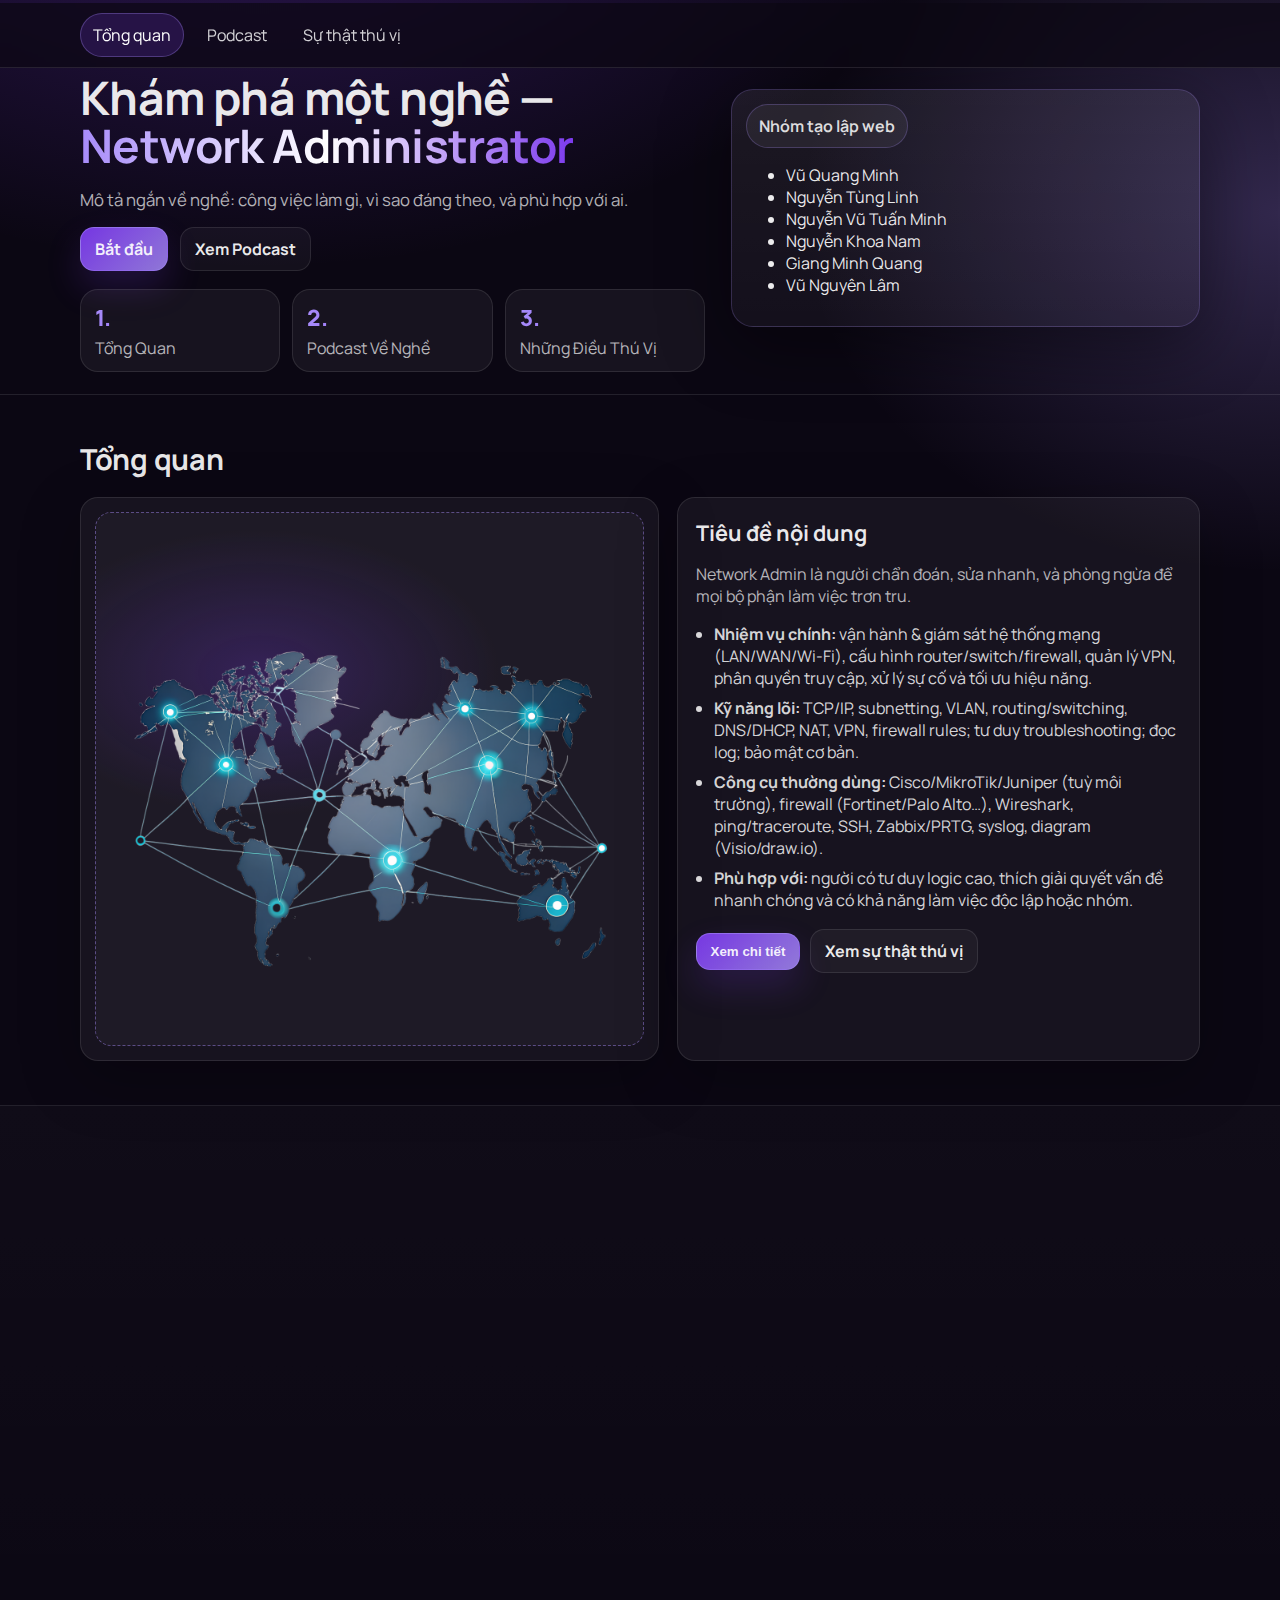
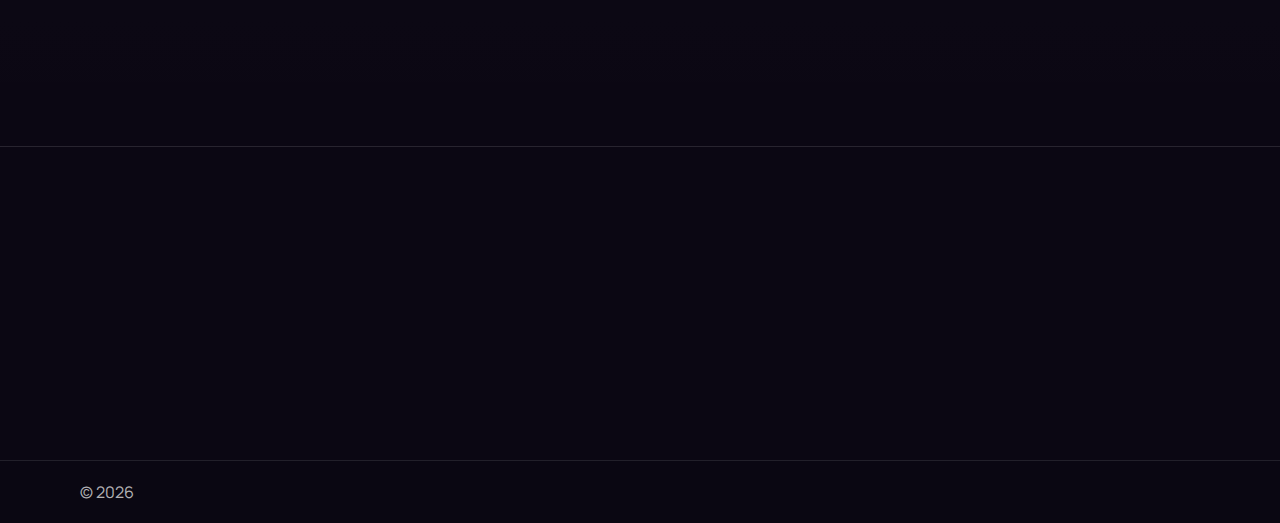
<file: index.html>
<!doctype html>
<html lang="vi">
<head>
  <meta charset="utf-8" />
  <meta name="viewport" content="width=device-width,initial-scale=1" />
  <title>Career</title>
  <meta name="description" content="Website giới thiệu nghề nghiệp — giao diện tím hiện đại, mượt và tương tác." />
  <link rel="preconnect" href="https://fonts.googleapis.com">
  <link rel="preconnect" href="https://fonts.gstatic.com" crossorigin>
  <link href="https://fonts.googleapis.com/css2?family=Manrope:wght@400;600;700;800&display=swap" rel="stylesheet">
  <link rel="stylesheet" href="style.css" />
</head>

<body>
  <!-- Scroll progress -->
  <div class="scroll-progress" aria-hidden="true">
    <div class="scroll-progress__bar" id="progressBar"></div>

  <!-- Menu -->
  <nav class="nav" id="siteNav" aria-label="Điều hướng">
    <div class="container nav__inner">
      <a class="nav__link is-active" href="#tongquan">Tổng quan</a>
      <a class="nav__link" href="#podcast">Podcast</a>
      <a class="nav__link" href="#su-that">Sự thật thú vị</a>
    </div>
  </nav>

  </div>

  <!-- Hero / Banner -->
  <section class="hero" id="home">
    <div class="container hero__inner">
      <div class="hero__copy" data-reveal>
        <h1 class="hero__title">
          Khám phá một nghề — <span class="grad">Network Administrator</span>
        </h1>
        <p class="hero__desc">
          Mô tả ngắn về nghề: công việc làm gì, vì sao đáng theo, và phù hợp với ai.
        </p>

        <div class="hero__actions">
          <a class="btn btn--primary" href="#tongquan">Bắt đầu</a>
          <a class="btn btn--ghost" href="#podcast">Xem Podcast</a>
        </div>

        <div class="hero__stats" data-reveal>
          <div class="stat">
            <div class="stat__num">1.</div>
            <div class="stat__label">Tổng Quan</div>
          </div>
          <div class="stat">
            <div class="stat__num">2.</div>
            <div class="stat__label">Podcast Về Nghề</div>
          </div>
          <div class="stat">
            <div class="stat__num">3.</div>
            <div class="stat__label">Những Điều Thú Vị</div>
          </div>
        </div>
      </div>

      <!-- Danh sách thành viên tạo lập web (bạn có thể tự sửa tên) -->
      <aside class="hero__media" data-reveal>
        <div class="media-card hero-team">
          <div class="hero-team__head">
            <div>
              <div class="pill">Nhóm tạo lập web</div>
            </div>
          </div>

          <ul class="team-list team-list--simple" aria-label="Danh sách thành viên tạo lập web">
            <li class="team-simple-item">Vũ Quang Minh</li>
            <li class="team-simple-item">Nguyễn Tùng Linh</li>
            <li class="team-simple-item">Nguyễn Vũ Tuấn Minh</li>
            <li class="team-simple-item">Nguyễn Khoa Nam</li>
            <li class="team-simple-item">Giang Minh Quang</li>
            <li class="team-simple-item">Vũ Nguyên Lâm</li>
          </ul>
        </div>
      </aside>
    </div>
  </section>
  <main>
    <!-- Tổng quan -->
    <section class="section" id="tongquan">
      <div class="container">
        <div class="section__head" data-reveal>
          <h2 class="section__title">Tổng quan</h2>
        </div>

        <div class="overview">
          <div class="overview__media card" data-reveal>
            <!-- Bạn tự thay ảnh ở đây -->
            <div class="placeholder placeholder--tall"> 
              <img src="anhtq.png" alt="ABCDXYZ" style="
                  width: 500px;
                  height: 500px;
              ">
            </div>
          </div>

          <div class="overview__content card" data-reveal>
            <h3 class="h3">Tiêu đề nội dung</h3>
            <p class="muted">
              Network Admin là người chẩn đoán, sửa nhanh, và phòng ngừa để mọi bộ phận làm việc trơn tru.
            </p>

            <ul class="bullets">
              <li><b>Nhiệm vụ chính:</b> vận hành & giám sát hệ thống mạng (LAN/WAN/Wi-Fi), cấu hình router/switch/firewall, quản lý VPN, phân quyền truy cập, xử lý sự cố và tối ưu hiệu năng.</li>
              <li><b>Kỹ năng lõi:</b> TCP/IP, subnetting, VLAN, routing/switching, DNS/DHCP, NAT, VPN, firewall rules; tư duy troubleshooting; đọc log; bảo mật cơ bản.</li>
              <li><b>Công cụ thường dùng:</b> Cisco/MikroTik/Juniper (tuỳ môi trường), firewall (Fortinet/Palo Alto…), Wireshark, ping/traceroute, SSH, Zabbix/PRTG, syslog, diagram (Visio/draw.io).</li>
              <li><b>Phù hợp với:</b> người có tư duy logic cao, thích giải quyết vấn đề nhanh chóng và có khả năng làm việc độc lập hoặc nhóm.</li>
            </ul>

            <div class="actions">
              <button class="btn btn--primary" id="openDetail">Xem chi tiết</button>
              <a class="btn btn--ghost" href="#su-that">Xem sự thật thú vị</a>
            </div>
          </div>
        </div>
      </div>
    </section>

    <!-- Podcast -->
    <section class="section section--alt" id="podcast">
      <div class="container">
        <div class="section__head" data-reveal>
          <h2 class="section__title">Podcast</h2>
        </div>

        <div class="podcast-grid">
          <article class="pod card" data-reveal>
            <div class="pod__cover">
              <img src="podcast1.png" alt="podcast1" style="width: 340px;">
            </div>
            <div class="pod__body">
              <h3 class="pod__title">Tập 01 — Mô tả ngắn</h3>
              <p class="muted">HỌ LÀ AI & LÀM GÌ MỖI NGÀY?</p>

              <!-- Bạn tự thay src audio -->
              <audio class="pod__audio" controls src="HOLAAI.mp3"></audio>
            </div>
          </article>

          <article class="pod card" data-reveal>
            <div class="pod__cover">
              <div class="placeholder">
                <img src="podcast2.jpg" alt="podcast2" style="width: 250px;">
              </div>
            </div>
            <div class="pod__body">
              <h3 class="pod__title">Tập 02 — Mô tả ngắn</h3>
              <p class="muted">NETWORK ADMINISTRATOR CÓ CẦN GIỎI TOÁN KHÔNG?</p>
               <audio class="pod__audio" controls src="COCANGIOITOAN.mp3"></audio>
            </div>
          </article>

          <article class="pod card" data-reveal>
            <div class="pod__cover">
              <div class="placeholder">
                <img src="podcast3.png" alt="podcast3" style="width: 250px;">
              </div>
            </div>
            <div class="pod__body">
              <h3 class="pod__title">Tập 03 — Mô tả ngắn</h3>
              <p class="muted">NETWORK ADMINISTRATOR CÓ CẦN BIẾT LẬP TRÌNH KHÔNG?</p>
              <audio class="pod__audio" controls src="COCANGIOILAPTRINH.mp3"></audio>
            </div>
          </article>
        </div>

      </div>
    </section>

    <!-- Những sự thật thú vị -->
    <section class="section" id="su-that">
      <div class="container">
        <div class="section__head" data-reveal>
          <h2 class="section__title">Những sự thật thú vị về nghề</h2>
        </div>

        <div class="accordion card" data-reveal>
  <!-- 1 -->
  <button class="acc__btn" aria-expanded="false">
    <span>1) Một ngày điển hình trong nghề này diễn ra thế nào?</span>
    <span class="acc__icon" aria-hidden="true"></span>
  </button>
  <div class="acc__panel" role="region">
    <p class="muted">
      Một ngày của Network Admin thường xoay quanh 3 việc: <b>giám sát</b> – <b>xử lý sự cố</b> – <b>tối ưu & phòng ngừa</b>.
    </p>
    <ul class="bullets">
      <li><b>Sáng:</b> mở dashboard monitoring (Zabbix/PRTG), kiểm tra cảnh báo (mất link, latency, packet loss), xem ticket tồn.</li>
      <li><b>Trong ngày:</b> xử lý yêu cầu: cấp VPN cho nhân sự mới, thêm VLAN/SSID, chỉnh firewall rule, mở port theo policy.</li>
      <li><b>Khi có sự cố:</b> khoanh vùng nhanh (DNS/DHCP/VLAN/route/firewall) → test có kiểm soát → khôi phục dịch vụ trước.</li>
      <li><b>Cuối ngày:</b> backup cấu hình thiết bị, cập nhật sơ đồ mạng, ghi change-log, lên kế hoạch bảo trì/firmware.</li>
    </ul>
    <div class="callout">
      <b>Nguyên tắc vàng:</b> ưu tiên “khôi phục dịch vụ” trước, sau đó mới “đào sâu root cause” để tránh tái diễn.
    </div>
  </div>

  <!-- 2 -->
  <button class="acc__btn" aria-expanded="false">
    <span>2) Kỹ năng quan trọng nhất là gì?</span>
    <span class="acc__icon" aria-hidden="true"></span>
  </button>
  <div class="acc__panel" role="region">
    <p class="muted">
      Không chỉ là cấu hình thiết bị — thứ giúp bạn “lên trình” nhanh nhất là <b>tư duy troubleshooting</b> + nền <b>TCP/IP</b>.
    </p>
    <ul class="bullets">
      <li><b>Tư duy khoanh vùng lỗi:</b> phân lớp (L1–L7), loại trừ dần, kiểm chứng bằng dữ liệu (log/packet/metrics).</li>
      <li><b>TCP/IP & Subnetting:</b> IP, gateway, subnet mask, route table — sai 1 ly là “mất mạng” cả vùng.</li>
      <li><b>Switching:</b> VLAN/trunk, STP, loop prevention (đây là lỗi “kinh điển” trong thực tế).</li>
      <li><b>DNS/DHCP:</b> “mạng vẫn lên” nhưng không vào được web rất hay do DNS; máy không lấy IP do DHCP/lease.</li>
      <li><b>Firewall/VPN:</b> đọc hiểu policy, rule order, NAT; biết set VPN remote access và phân quyền đúng.</li>
      <li><b>Documentation:</b> vẽ sơ đồ mạng, ghi change-log, checklist vận hành — càng làm càng đỡ lỗi.</li>
    </ul>
    <div class="callout">
      <b>Mẹo học nhanh:</b> mỗi lần gặp lỗi, ghi “Triệu chứng → Giả thuyết → Test → Kết luận → Fix” thành 1 case study.
    </div>
  </div>

  <!-- 3 (ĐÃ THAY NỘI DUNG) -->
  <button class="acc__btn" aria-expanded="false">
    <span>3) Những lỗi “kinh điển” và cách xử lý nhanh?</span>
    <span class="acc__icon" aria-hidden="true"></span>
  </button>
  <div class="acc__panel" role="region">
    <p class="muted">
      Dưới đây là các tình huống rất hay gặp. Điểm quan trọng: <b>xác định lớp nào đang lỗi</b> rồi mới ra tay.
    </p>
    <ul class="bullets">
      <li><b>Máy “không có mạng” (No Internet):</b> kiểm tra IP nhận được chưa (DHCP), gateway đúng không, ping gateway → ping 8.8.8.8 → ping domain.</li>
      <li><b>Vào được IP nhưng không vào web:</b> khả năng cao do <b>DNS</b> → đổi DNS/test nslookup/dig, kiểm tra DNS policy/firewall.</li>
      <li><b>Wi-Fi chập chờn:</b> xem RSSI/kênh bị nhiễu, roaming; kiểm tra số client/AP, đổi channel/band steering (nếu có).</li>
      <li><b>Mạng “đang nhanh tự nhiên lag”:</b> check interface utilization, lỗi duplex, broadcast storm, loop switch (STP), top talkers.</li>
      <li><b>Một phòng ban không truy cập được tài nguyên:</b> thường do VLAN/ACL/firewall rule → kiểm tra tagging trunk, rule order, route giữa VLAN.</li>
      <li><b>VPN vào được nhưng không truy cập nội bộ:</b> kiểm tra split-tunnel/full-tunnel, route push, policy từ VPN zone vào LAN.</li>
    </ul>
    <div class="callout">
      <b>Checklist 60 giây:</b> Link/đèn cổng → IP/DHCP → Gateway → DNS → Route → Firewall/ACL → Packet capture (Wireshark).
    </div>
  </div>
</div>
        </div>
      </div>
    </section>

    
  </main>

  <footer class="footer">
    <div class="container footer__inner">
      <span>© <span id="year"></span></span>
      <span class="footer__right"></span>
    </div>
  </footer>

  <!-- Modal: Xem chi tiết -->
  <div class="modal" id="detailModal" aria-hidden="true" role="dialog" aria-modal="true" aria-label="Chi tiết nghề nghiệp">
    <div class="modal__overlay" data-close="true"></div>
    <div class="modal__panel" role="document">
      <div class="modal__head">
        <h3 class="modal__title">Chi tiết nghề nghiệp</h3>
        <button class="icon-btn" id="closeModal" aria-label="Đóng">
          ✕
        </button>
      </div>

      <div class="modal__content">
  <h4 style="margin:0 0 6px;font-size:1.25rem;">Network Administrator (Quản trị mạng)</h4>
  <p class="muted" style="margin-top:0;">
    Người đảm bảo hệ thống mạng (LAN/WAN/Wi-Fi/VPN/Firewall) hoạt động <b>ổn định</b>, <b>bảo mật</b> và <b>có thể mở rộng</b>.
    Khi “mạng có vấn đề”, bạn là người tìm nguyên nhân nhanh — và sửa đúng chỗ.
  </p>

  <div class="tags" style="margin-top:10px;">
    <span class="tag">LAN/WAN</span>
    <span class="tag">VLAN</span>
    <span class="tag">Routing</span>
    <span class="tag">Firewall</span>
    <span class="tag">VPN</span>
    <span class="tag">Monitoring</span>
    <span class="tag">Troubleshooting</span>
  </div>

  <div class="callout">
    <b>Mindset của nghề:</b> “Đo đúng → đo đủ → khoanh vùng → thử nghiệm có kiểm soát → ghi log thay đổi”.
  </div>

  <hr style="border:0;border-top:1px solid rgba(255,255,255,.10);margin:14px 0;">

  <h4 style="margin:0 0 8px;">Bạn sẽ làm gì hằng ngày?</h4>
  <ul class="bullets" style="margin-top:8px;">
    <li><b>Giám sát hệ thống:</b> theo dõi cảnh báo (mất link, latency, packet loss), kiểm tra dashboard monitoring.</li>
    <li><b>Cấu hình & vận hành:</b> router/switch, VLAN, ACL, DHCP/DNS, NAT, Wi-Fi controller, VPN remote access.</li>
    <li><b>Xử lý sự cố:</b> mất mạng, DHCP lỗi, DNS sai, loop switch, Wi-Fi chập chờn, route lệch, firewall chặn nhầm.</li>
    <li><b>Bảo mật cơ bản:</b> phân quyền, segment mạng, cập nhật firmware theo lịch, backup cấu hình, ghi chép thay đổi.</li>
  </ul>

  <div class="mini-grid" style="display:grid;grid-template-columns:repeat(3,1fr);gap:10px;margin-top:10px;">
    <div class="card" style="padding:12px;">
      <b>Nền tảng</b>
      <p class="muted" style="margin:6px 0 0;">
        TCP/IP, subnetting, OSI/TCP-IP, DNS/DHCP, NAT, IPv4/IPv6 (cơ bản)
      </p>
    </div>
    <div class="card" style="padding:12px;">
      <b>Thực chiến</b>
      <p class="muted" style="margin:6px 0 0;">
        VLAN/trunk, STP, routing (static/OSPF), firewall policy, VPN, Wi-Fi roaming
      </p>
    </div>
    <div class="card" style="padding:12px;">
      <b>Nâng cao</b>
      <p class="muted" style="margin:6px 0 0;">
        HA, segmentation, QoS, zero-trust mindset, automation (script), log correlation
      </p>
    </div>
  </div>

  <hr style="border:0;border-top:1px solid rgba(255,255,255,.10);margin:14px 0;">

  <h4 style="margin:0 0 8px;">Toolbox (bộ đồ nghề)</h4>
  <div class="mini-grid" style="display:grid;grid-template-columns:1fr 1fr;gap:10px;">
    <div class="card" style="padding:12px;">
      <b>Chẩn đoán nhanh</b>
      <p class="muted" style="margin:6px 0 0;">
        ping • traceroute • nslookup/dig • ipconfig/ifconfig • netstat • arp • mtr
      </p>
    </div>
    <div class="card" style="padding:12px;">
      <b>Giám sát & phân tích</b>
      <p class="muted" style="margin:6px 0 0;">
        Wireshark • syslog • SNMP • Zabbix/PRTG • NetFlow (tuỳ nơi)
      </p>
    </div>
  </div>

  <hr style="border:0;border-top:1px solid rgba(255,255,255,.10);margin:14px 0;">

  <h4 style="margin:0 0 8px;">Chứng chỉ (tham khảo)</h4>
  <ul class="bullets" style="margin-top:8px;">
    <li><b>Cơ bản:</b> CompTIA Network+ (nền tảng thuật ngữ & tư duy mạng)</li>
    <li><b>Phổ biến:</b> Cisco CCNA (routing/switching nền tảng + lab tốt)</li>
    <li><b>Theo hệ:</b> Juniper (JNCIA) / MikroTik (MTCNA) / các chứng chỉ Firewall tuỳ hãng</li>
  </ul>
  <p class="muted" style="margin-top:6px;">
    *Chứng chỉ không bắt buộc, nhưng giúp bạn có “lộ trình học rõ” và dễ chứng minh năng lực khi xin internship/junior.
  </p>

  <hr style="border:0;border-top:1px solid rgba(255,255,255,.10);margin:14px 0;">

  <h4 style="margin:0 0 8px;">Mini Project để đưa vào CV</h4>
  <div class="mini-grid" style="display:grid;grid-template-columns:1fr 1fr;gap:10px;">
    <div class="card" style="padding:12px;">
      <b>1) Mạng “công ty nhỏ”</b>
      <p class="muted" style="margin:6px 0 0;">
        Tách VLAN (Admin/Staff/Guest) + DHCP + DNS + rule chặn Guest vào nội bộ.
      </p>
    </div>
    <div class="card" style="padding:12px;">
      <b>2) VPN remote</b>
      <p class="muted" style="margin:6px 0 0;">
        Thiết lập VPN cho nhân sự làm từ xa + MFA (nếu có) + phân quyền theo nhóm.
      </p>
    </div>
    <div class="card" style="padding:12px;">
      <b>3) Monitoring</b>
      <p class="muted" style="margin:6px 0 0;">
        Dựng Zabbix/PRTG demo: theo dõi ping, CPU, interface traffic + cảnh báo email/telegram.
      </p>
    </div>
    <div class="card" style="padding:12px;">
      <b>4) Troubleshooting case</b>
      <p class="muted" style="margin:6px 0 0;">
        Viết 3 “case study”: DNS sai, DHCP hết lease, loop switch — mô tả triệu chứng → nguyên nhân → cách sửa.
      </p>
    </div>
  </div>

  <hr style="border:0;border-top:1px solid rgba(255,255,255,.10);margin:14px 0;">

  <h4 style="margin:0 0 8px;">Lộ trình 30 ngày (gọn)</h4>
  <ul class="bullets" style="margin-top:8px;">
    <li><b>Tuần 1:</b> TCP/IP + subnetting + lab ping/traceroute/DNS (nắm thật chắc nền).</li>
    <li><b>Tuần 2:</b> Switching: VLAN, trunk, STP (lab mô phỏng + vẽ sơ đồ mạng).</li>
    <li><b>Tuần 3:</b> Routing + NAT + DHCP/DNS (mô hình “văn phòng nhỏ”).</li>
    <li><b>Tuần 4:</b> Firewall policy + VPN + monitoring + viết tài liệu & checklist vận hành.</li>
  </ul>
</div>

      <div class="modal__foot">
        <button class="btn btn--primary" data-close="true">Đã hiểu</button>
        <a class="btn btn--ghost" href="#podcast" data-close="true">Xem podcast</a>
      </div>
    </div>
  </div>

  <script src="script.js"></script>
</body>
</html>
</file>
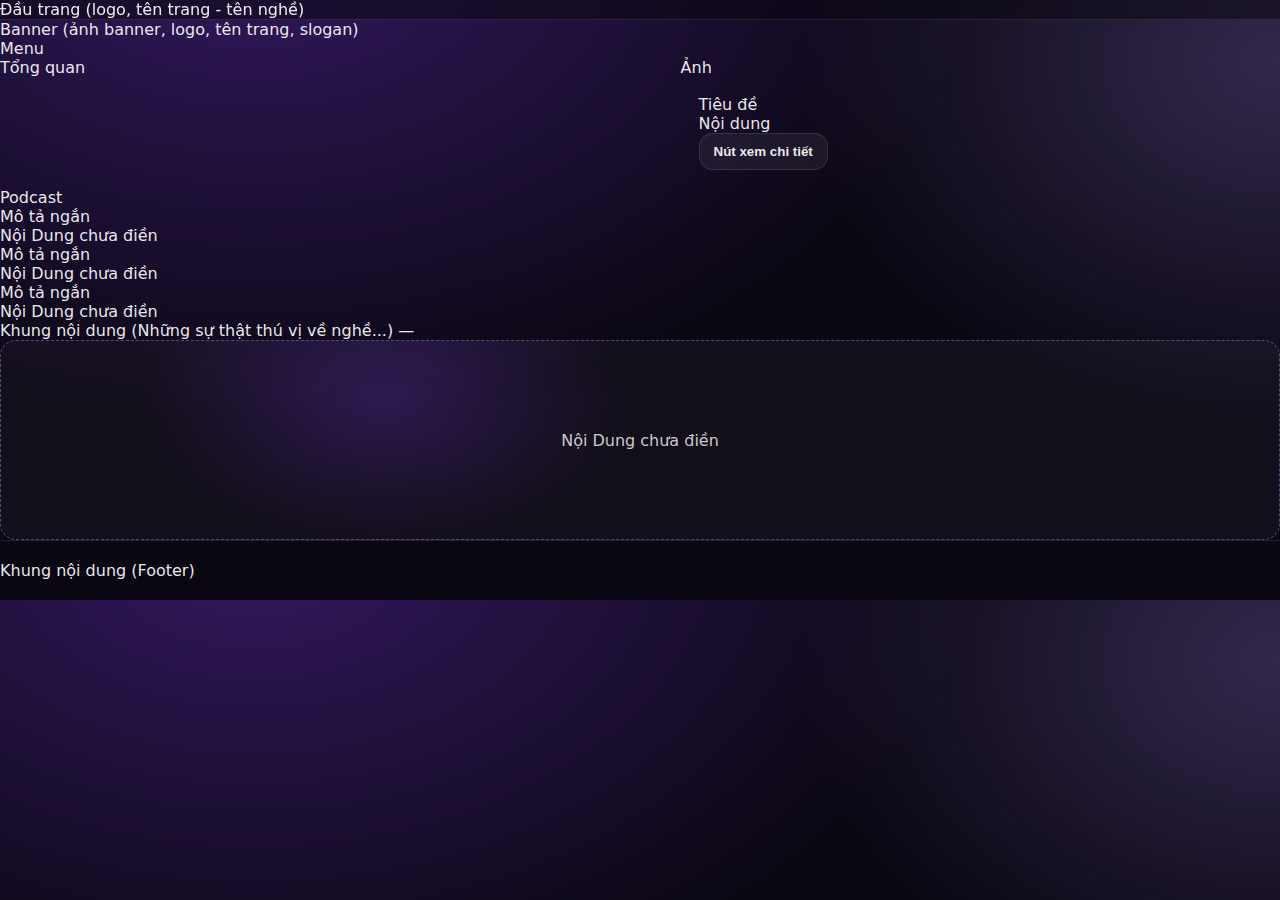
<file: main.html>
<!doctype html>
<html lang="vi">
<head>
  <meta charset="UTF-8" />
  <meta name="viewport" content="width=device-width, initial-scale=1.0" />
  <title>Website</title>
  <link rel="stylesheet" href="style.css" />
</head>

<body>
  <main class="page">
    <!-- Đầu trang -->
    <header class="box topbar">
      Đầu trang (logo, tên trang - tên nghề)
    </header>

    <!-- Banner -->
    <section class="box banner">
      Banner (ảnh banner, logo, tên trang, slogan)
    </section>

    <!-- Menu -->
    <nav class="box menu">
      Menu
    </nav>

    <!-- Tổng quan -->
    <section class="overview">
      <div class="overview__title">Tổng quan</div>

      <div class="overview__grid">
        <div class="overview__img">Ảnh</div>

        <div class="overview__content">
          <div class="overview__heading">Tiêu đề</div>
          <div>Nội dung</div>
          <button class="btn" type="button">Nút xem chi tiết</button>
        </div>
      </div>
    </section>

    <!-- Podcast -->
    <section class="podcast">
      <div class="podcast__title">Podcast</div>

      <div class="podcast__grid">
        <article class="podcard">
          <div class="podcard__head">Mô tả ngắn</div>
          <div class="podcard__body">Nội Dung chưa điền</div>
        </article>

        <article class="podcard">
          <div class="podcard__head">Mô tả ngắn</div>
          <div class="podcard__body">Nội Dung chưa điền</div>
        </article>

        <article class="podcard">
          <div class="podcard__head">Mô tả ngắn</div>
          <div class="podcard__body">Nội Dung chưa điền</div>
        </article>
      </div>
    </section>

    <!-- Mindmap/Infographic + Những sự thật thú vị... -->
    <section class="content-frame">
      Khung nội dung (Những sự thật thú vị về nghề...) —
      <span class="placeholder">Nội Dung chưa điền</span>
    </section>

    <!-- Footer -->
    <footer class="footer">
      Khung nội dung (Footer)
    </footer>
  </main>
</body>
</html>
</file>
<file: style.css>
:root{
  --bg: #0b0713;
  --panel: rgba(255,255,255,.06);
  --panel2: rgba(255,255,255,.08);
  --text: rgba(255,255,255,.92);
  --muted: rgba(255,255,255,.70);
  --stroke: rgba(255,255,255,.10);

  --p1: #7c3aed;  /* purple */
  --p2: #a78bfa;  /* light purple */
  --p3: #22c55e;  /* accent subtle (optional) */
  --shadow: 0 18px 70px rgba(0,0,0,.40);
  --radius: 18px;

  --container: 1120px;
}

*{ box-sizing: border-box; }
html{ scroll-behavior: smooth; }
body{
  margin:0;
  font-family: "Manrope", system-ui, -apple-system, Segoe UI, Roboto, Arial, sans-serif;
  background: radial-gradient(1200px 800px at 20% -10%, rgba(124,58,237,.35), transparent 60%),
              radial-gradient(800px 600px at 100% 10%, rgba(167,139,250,.25), transparent 60%),
              var(--bg);
  color: var(--text);
}

.container{
  width: min(var(--container), calc(100% - 40px));
  margin-inline: auto;
}

a{ color: inherit; text-decoration: none; }
code{ background: rgba(255,255,255,.08); padding:.1rem .35rem; border-radius: .45rem; border:1px solid var(--stroke); }

.scroll-progress{
  position: fixed;
  top: 0; left: 0; right: 0;
  height: 3px;
  background: transparent;
  z-index: 60;
}
.scroll-progress__bar{
  height: 100%;
  width: 0%;
  background: linear-gradient(90deg, var(--p1), var(--p2));
  box-shadow: 0 0 18px rgba(167,139,250,.65);
}

.topbar{
  position: sticky;
  top: 0;
  z-index: 50;
  backdrop-filter: blur(12px);
  background: rgba(11,7,19,.55);
  border-bottom: 1px solid var(--stroke);
}
.topbar__inner{
  display:flex;
  align-items:center;
  justify-content: space-between;
  padding: 14px 0;
}

.brand{
  display:flex;
  align-items:center;
  gap: 12px;
}
.brand__logo{
  width: 44px; height: 44px;
  display:grid; place-items:center;
  border-radius: 14px;
  font-weight: 800;
  background: linear-gradient(135deg, rgba(124,58,237,.95), rgba(167,139,250,.85));
  box-shadow: 0 16px 30px rgba(124,58,237,.25);
}
.brand__text{ display:flex; flex-direction:column; line-height:1.05; }
.brand__name{ font-weight: 800; letter-spacing: .2px; }
.brand__tag{ color: var(--muted); font-size: .92rem; margin-top: 3px; }

.icon-btn{
  border: 1px solid var(--stroke);
  background: rgba(255,255,255,.06);
  color: var(--text);
  width: 44px; height: 44px;
  border-radius: 14px;
  display:grid; place-items:center;
  cursor:pointer;
  transition: transform .18s ease, background .18s ease, border-color .18s ease;
}
.icon-btn:hover{ transform: translateY(-1px); background: rgba(255,255,255,.10); border-color: rgba(167,139,250,.35); }
.icon-btn:active{ transform: translateY(0px) scale(.98); }
.icon-btn__bars{
  width: 20px; height: 12px;
  position: relative;
}
.icon-btn__bars::before,
.icon-btn__bars::after{
  content:"";
  position:absolute; left:0; right:0;
  height: 2px;
  background: linear-gradient(90deg, var(--p1), var(--p2));
  border-radius: 999px;
}
.icon-btn__bars::before{ top: 0; }
.icon-btn__bars::after{ bottom: 0; }

.hero{
  padding: 44px 0 22px;
  border-bottom: 1px solid var(--stroke);
}
.hero__inner{
  display:grid;
  grid-template-columns: 1.2fr .9fr;
  gap: 26px;
  align-items: center;
}
.pill{
  display:inline-flex;
  align-items:center;
  gap: 8px;
  padding: 10px 12px;
  border-radius: 999px;
  border: 1px solid rgba(167,139,250,.25);
  background: rgba(255,255,255,.06);
  color: rgba(255,255,255,.85);
  font-weight: 650;
  width: fit-content;
}
.hero__title{
  margin: 30px 0 10px;
  font-size: clamp(2.1rem, 3.6vw, 3.3rem);
  line-height: 1.05;
  letter-spacing: -0.6px;
}
.grad{
  background: linear-gradient(90deg, var(--p2), #fff, var(--p1));
  -webkit-background-clip: text;
  background-clip: text;
  color: transparent;
}
.hero__desc{ color: var(--muted); font-size: 1.05rem; max-width: 56ch; }
.hero__actions{ display:flex; gap: 12px; flex-wrap: wrap; margin-top: 16px; }

.hero__stats{
  display:flex;
  gap: 12px;
  flex-wrap: wrap;
  margin-top: 18px;
}
.stat{
  flex: 1;
  min-width: 160px;
  border: 1px solid var(--stroke);
  background: rgba(255,255,255,.05);
  border-radius: var(--radius);
  padding: 12px 14px;
}
.stat__num{
  font-weight: 800;
  font-size: 1.4rem;
  background: linear-gradient(90deg, var(--p2), var(--p1));
  -webkit-background-clip: text;
  background-clip: text;
  color: transparent;
}
.stat__label{ color: var(--muted); margin-top: 4px; }

.hero__media .media-card{
  border: 1px solid rgba(167,139,250,.22);
  background: linear-gradient(180deg, rgba(255,255,255,.07), rgba(255,255,255,.04));
  border-radius: 22px;
  padding: 14px;
  box-shadow: var(--shadow);
}
.media-card__img{
  border-radius: 18px;
  overflow: hidden;
  border: 1px solid var(--stroke);
  background:
    radial-gradient(500px 300px at 20% 20%, rgba(124,58,237,.35), transparent 60%),
    radial-gradient(500px 300px at 80% 60%, rgba(167,139,250,.25), transparent 60%),
    rgba(255,255,255,.04);
  min-height: 250px;
  display:grid;
  place-items:center;
}
.media-card__meta{
  display:flex;
  gap: 8px;
  flex-wrap: wrap;
  margin-top: 12px;
}
.chip{
  font-size: .9rem;
  padding: 7px 10px;
  border-radius: 999px;
  border: 1px solid rgba(255,255,255,.10);
  background: rgba(255,255,255,.06);
  color: rgba(255,255,255,.82);
}

.nav{
  position: sticky;
  top: 3px; /* dưới progress bar */
  z-index: 40;
  background: rgba(11,7,19,.70);
  backdrop-filter: blur(12px);
  border-bottom: 1px solid var(--stroke);
}
.nav__inner{
  display:flex;
  gap: 10px;
  padding: 10px 0;
  overflow:auto;
  scrollbar-width: none;
}
.nav__inner::-webkit-scrollbar{ display:none; }
.nav__link{
  padding: 10px 12px;
  border-radius: 999px;
  border: 1px solid transparent;
  color: rgba(255,255,255,.82);
  transition: background .18s ease, border-color .18s ease, transform .18s ease;
  white-space: nowrap;
}
.nav__link:hover{
  background: rgba(255,255,255,.06);
  border-color: rgba(167,139,250,.22);
  transform: translateY(-1px);
}
.nav__link.is-active{
  background: rgba(124,58,237,.20);
  border-color: rgba(167,139,250,.32);
  color: #fff;
}

.section{
  padding: 44px 0;
  scroll-margin-top: 86px; /* chừa chỗ cho nav sticky */
}
.section--alt{
  background: linear-gradient(180deg, rgba(255,255,255,.02), rgba(255,255,255,.00));
  border-top: 1px solid var(--stroke);
  border-bottom: 1px solid var(--stroke);
}
.section__head{ margin-bottom: 18px; }
.section__title{
  margin: 0;
  font-size: 1.8rem;
  letter-spacing: -.3px;
}
.section__subtitle{
  margin: 8px 0 0;
  color: var(--muted);
  max-width: 70ch;
}

.card{
  border-radius: var(--radius);
  border: 1px solid rgba(255,255,255,.10);
  background: rgba(255,255,255,.05);
  box-shadow: 0 18px 60px rgba(0,0,0,.25);
}

.overview{
  display:grid;
  grid-template-columns: 1.05fr .95fr;
  gap: 18px;
}
.overview__media{ padding: 14px; }
.overview__content{ padding: 18px; }
.h3{ margin: 2px 0 10px; font-size: 1.35rem; }
.muted{ color: var(--muted); }

.bullets{
  margin: 14px 0 18px;
  padding-left: 18px;
  color: rgba(255,255,255,.84);
}
.bullets li{ margin: 8px 0; }

.actions{
  display:flex;
  gap: 10px;
  flex-wrap: wrap;
  align-items:center;
}

.btn{
  border: 1px solid var(--stroke);
  background: rgba(255,255,255,.06);
  color: var(--text);
  padding: 10px 14px;
  border-radius: 14px;
  cursor:pointer;
  font-weight: 700;
  transition: transform .18s ease, background .18s ease, border-color .18s ease, box-shadow .18s ease;
  display:inline-flex;
  align-items:center;
  justify-content:center;
  gap: 8px;
}
.btn:hover{
  transform: translateY(-1px);
  background: rgba(255,255,255,.10);
  border-color: rgba(167,139,250,.30);
}
.btn:active{ transform: translateY(0px) scale(.98); }
.btn--primary{
  background: linear-gradient(135deg, rgba(124,58,237,.95), rgba(167,139,250,.85));
  border-color: rgba(167,139,250,.45);
  box-shadow: 0 16px 35px rgba(124,58,237,.20);
}
.btn--primary:hover{
  box-shadow: 0 18px 45px rgba(124,58,237,.26);
}
.btn--ghost{
  background: rgba(255,255,255,.04);
}

.placeholder{
  width: 100%;
  height: 100%;
  min-height: 200px;
  border-radius: 16px;
  border: 1px dashed rgba(167,139,250,.45);
  display:grid;
  place-items:center;
  text-align:center;
  padding: 16px;
  color: rgba(255,255,255,.78);
  background:
    radial-gradient(400px 240px at 30% 30%, rgba(124,58,237,.25), transparent 60%),
    rgba(255,255,255,.03);
}
.placeholder small{ display:block; margin-top: 6px; color: rgba(255,255,255,.60); }
.placeholder--tall{ min-height: 320px; }

.podcast-grid{
  display:grid;
  grid-template-columns: repeat(3, 1fr);
  gap: 16px;
}
.pod{
  overflow:hidden;
  transition: transform .18s ease, border-color .18s ease, background .18s ease;
}
.pod:hover{
  transform: translateY(-4px);
  border-color: rgba(167,139,250,.35);
  background: rgba(255,255,255,.065);
}
.pod__cover{ padding: 14px; }
.pod__body{ padding: 0 14px 14px; }
.pod__title{ margin: 8px 0 6px; font-size: 1.08rem; }
.pod__actions{ display:flex; gap: 10px; flex-wrap: wrap; margin-top: 12px; }

.hint{
  margin: 14px 0 0;
  color: rgba(255,255,255,.68);
}

.accordion{
  padding: 6px;
  overflow:hidden;
}
.acc__btn{
  width: 100%;
  background: transparent;
  border: none;
  color: var(--text);
  padding: 16px 14px;
  display:flex;
  align-items:center;
  justify-content: space-between;
  gap: 10px;
  cursor:pointer;
  font-weight: 800;
  border-radius: 14px;
  transition: background .18s ease;
  font-family: "Manrope", system-ui, -apple-system, Segoe UI, Roboto, Arial, sans-serif;
}
.acc__btn:hover{ background: rgba(255,255,255,.05); }
.acc__icon{
  width: 18px; height: 18px;
  position: relative;
  flex: 0 0 18px;
}
.acc__icon::before, .acc__icon::after{
  content:"";
  position:absolute;
  left: 50%; top: 50%;
  width: 14px; height: 2px;
  transform: translate(-50%,-50%);
  background: linear-gradient(90deg, var(--p2), var(--p1));
  border-radius: 999px;
}
.acc__icon::after{
  width: 2px; height: 14px;
}
.acc__btn[aria-expanded="true"] .acc__icon::after{
  opacity: 0;
}
.acc__panel{
  max-height: 0;
  overflow:hidden;
  padding: 0 14px;
  transition: max-height .25s ease;
  border-bottom: 1px solid rgba(255,255,255,.08);
}
.acc__panel p{ margin: 0; padding: 0 0 16px; }

.contact{ padding: 18px; }
.form{ display:flex; flex-direction:column; gap: 14px; }
.form__row{ display:grid; grid-template-columns: 1fr 1fr; gap: 12px; }
.form__field span{ display:block; font-weight: 700; margin-bottom: 8px; }
input, textarea{
  width: 100%;
  border-radius: 14px;
  border: 1px solid rgba(255,255,255,.12);
  background: rgba(255,255,255,.05);
  padding: 12px 12px;
  color: var(--text);
  outline: none;
  transition: border-color .18s ease, background .18s ease;
}
input:focus, textarea:focus{
  border-color: rgba(167,139,250,.45);
  background: rgba(255,255,255,.07);
}

.footer{
  padding: 20px 0;
  border-top: 1px solid var(--stroke);
  background: rgba(11,7,19,.65);
}
.footer__inner{
  display:flex;
  align-items:center;
  justify-content: space-between;
  color: rgba(255,255,255,.70);
}

.tags{ display:flex; gap: 8px; flex-wrap: wrap; margin-top: 14px; }
.tag{
  border: 1px solid rgba(255,255,255,.12);
  background: rgba(255,255,255,.06);
  padding: 8px 10px;
  border-radius: 999px;
  font-weight: 700;
  color: rgba(255,255,255,.82);
}
.callout{
  margin-top: 14px;
  padding: 12px 12px;
  border-radius: 16px;
  border: 1px solid rgba(167,139,250,.25);
  background: rgba(124,58,237,.10);
  color: rgba(255,255,255,.86);
}

/* Modal */
.modal{
  position: fixed;
  inset: 0;
  display:none;
  z-index: 80;
}
.modal.is-open{ display:block; }
.modal__overlay{
  position:absolute; inset:0;
  background: rgba(0,0,0,.55);
  backdrop-filter: blur(6px);
}
.modal__panel{
  position: relative;
  width: min(760px, calc(100% - 28px));
  margin: 12vh auto 0;
  border-radius: 22px;
  border: 1px solid rgba(255,255,255,.12);
  background: rgba(14,9,26,.92);
  box-shadow: var(--shadow);
  overflow:hidden;
}
.modal__head{
  display:flex;
  align-items:center;
  justify-content: space-between;
  padding: 14px 14px;
  border-bottom: 1px solid rgba(255,255,255,.10);
}
.modal__title{ margin: 0; font-size: 1.15rem; }
.modal__content{ padding: 14px; }
.modal__foot{
  padding: 14px;
  border-top: 1px solid rgba(255,255,255,.10);
  display:flex;
  gap: 10px;
  justify-content:flex-end;
  flex-wrap: wrap;
}

/* Reveal animation */
[data-reveal]{
  opacity: 0;
  transform: translateY(10px);
  transition: opacity .55s ease, transform .55s ease;
}
[data-reveal].in{
  opacity: 1;
  transform: translateY(0);
}

/* Mobile nav mode */
.nav.is-drawer{
  position: fixed;
  top: 12px;
  left: 14px;
  right: 14px;
  border-radius: 18px;
  border: 1px solid rgba(255,255,255,.12);
  box-shadow: var(--shadow);
  transform: translateY(-10px);
  opacity: 0;
  pointer-events: none;
  transition: opacity .18s ease, transform .18s ease;
}
.nav.is-drawer.open{
  transform: translateY(0);
  opacity: 1;
  pointer-events: auto;
}
.nav.is-drawer .nav__inner{
  padding: 10px;
  flex-wrap: wrap;
}

@media (max-width: 980px){
  .hero__inner{ grid-template-columns: 1fr; }
  .overview{ grid-template-columns: 1fr; }
  .podcast-grid{ grid-template-columns: 1fr; }
  .form__row{ grid-template-columns: 1fr; }
  .nav{ top: 3px; }
}

@media (prefers-reduced-motion: reduce){
  *{ transition: none !important; }
  html{ scroll-behavior: auto; }
}
/* Fix: cho modal scroll nội bộ khi nội dung dài */
.modal{
  overflow: auto;                 /* cho phép cuộn bên trong modal layer */
  overscroll-behavior: contain;   /* không "kéo" làm cuộn nền */
}

.modal__panel{
  max-height: calc(100vh - 120px); /* giới hạn theo chiều cao màn hình */
  display: flex;
  flex-direction: column;
  margin: 8vh auto 0;             /* giảm xuống để không bị quá cao */
}

.modal__head,
.modal__foot{
  flex: 0 0 auto;                 /* cố định header/footer */
}

.modal__content{
  flex: 1 1 auto;                 /* phần content chiếm phần còn lại */
  overflow-y: auto;               /* cuộn ở đây */
  -webkit-overflow-scrolling: touch;
  padding-bottom: 6px;
}

/* optional: scrollbar gọn (Windows/Chrome) */
.modal__content::-webkit-scrollbar{ width: 10px; }
.modal__content::-webkit-scrollbar-thumb{
  background: rgba(167,139,250,.25);
  border: 2px solid rgba(0,0,0,0);
  background-clip: padding-box;
  border-radius: 999px;
}

.card__thumb{
  width: 100%;
  aspect-ratio: 1 / 1;      /* hoặc 16/9 tuỳ bạn */
  border-radius: 18px;
  overflow: hidden;          /* QUAN TRỌNG: cắt phần thừa theo viền */
}

.card__thumb img{
  width: 100%;
  height: 100%;
  object-fit: cover;         /* fill khung, cắt bớt phần thừa */
  object-position: center;   /* canh giữa */
  display: block;            /* bỏ khe hở dưới ảnh */
}
</file>
